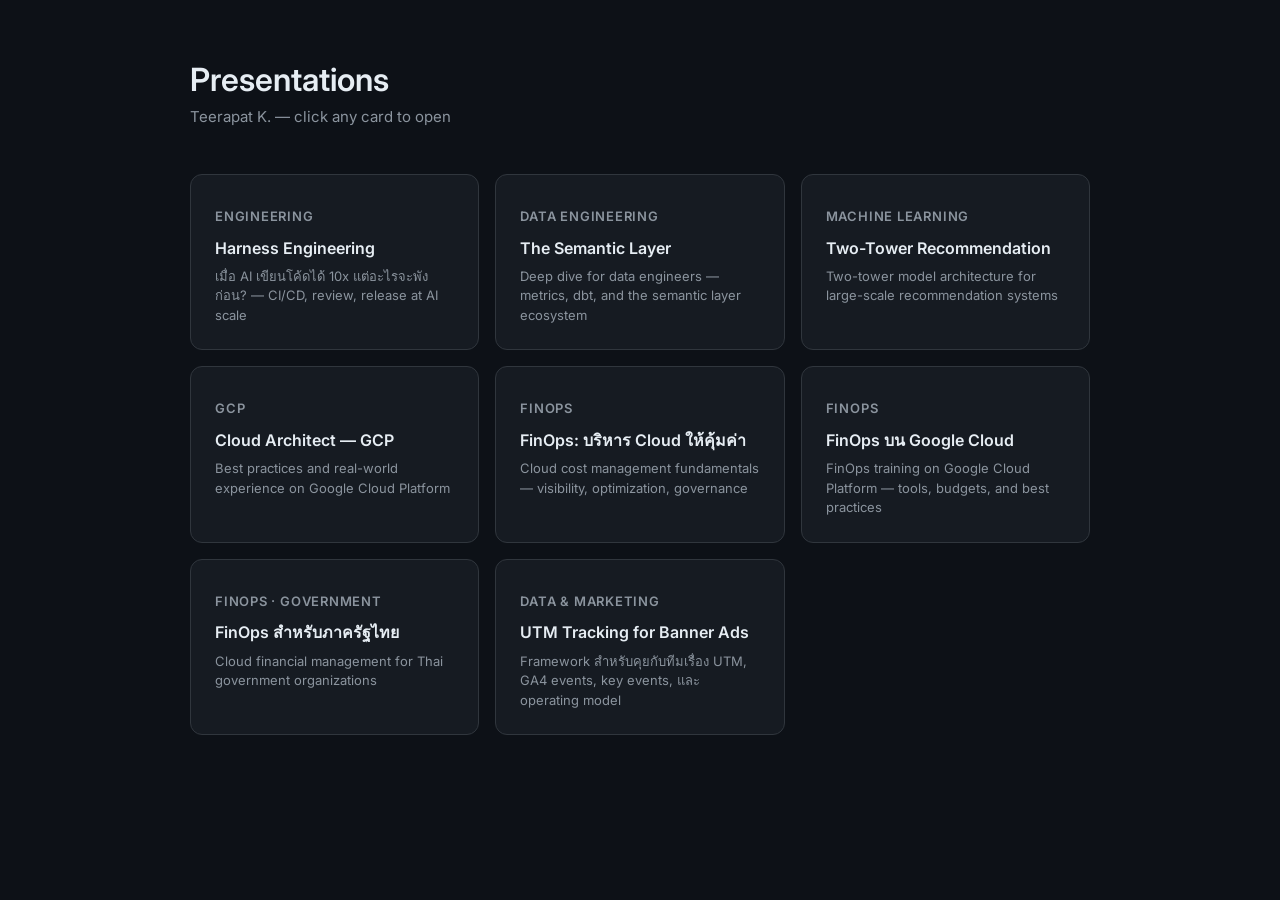
<file: index.html>
<!DOCTYPE html>
<html lang="en">
<head>
  <meta charset="utf-8">
  <meta name="viewport" content="width=device-width, initial-scale=1.0">
  <title>Presentations</title>
  <style>
    @import url('https://fonts.googleapis.com/css2?family=Inter:wght@300;400;500;600;700&display=swap');

    * { box-sizing: border-box; margin: 0; padding: 0; }

    body {
      font-family: 'Inter', Arial, sans-serif;
      background: #0D1117;
      color: #E6EDF3;
      min-height: 100vh;
      padding: 60px 40px;
    }

    header {
      max-width: 900px;
      margin: 0 auto 48px;
    }

    header h1 {
      font-size: 32px;
      font-weight: 600;
      color: #E6EDF3;
    }

    header p {
      margin-top: 8px;
      font-size: 15px;
      color: #8B949E;
    }

    .grid {
      display: grid;
      grid-template-columns: repeat(auto-fill, minmax(280px, 1fr));
      gap: 16px;
      max-width: 900px;
      margin: 0 auto;
    }

    .card {
      display: block;
      background: #161B22;
      border: 1px solid #30363D;
      border-radius: 12px;
      padding: 24px;
      text-decoration: none;
      color: inherit;
      transition: border-color 0.15s, background 0.15s;
    }

    .card:hover {
      border-color: #58A6FF;
      background: #1C2330;
    }

    .card-tag {
      font-size: 11px;
      font-weight: 600;
      letter-spacing: 0.06em;
      text-transform: uppercase;
      color: #8B949E;
      margin-bottom: 10px;
    }

    .card h2 {
      font-size: 16px;
      font-weight: 600;
      line-height: 1.4;
      color: #E6EDF3;
    }

    .card p {
      margin-top: 8px;
      font-size: 13px;
      color: #8B949E;
      line-height: 1.5;
    }

    .tag-finops  { color: #3FB950; }
    .tag-gcp     { color: #58A6FF; }
    .tag-ml      { color: #BC8CFF; }
    .tag-eng     { color: #F08800; }
    .tag-data    { color: #48CAE4; }
  </style>
</head>
<body>
  <header>
    <h1>Presentations</h1>
    <p>Teerapat K. — click any card to open</p>
  </header>

  <div class="grid">

    <a class="card" href="harness-engineering/">
      <p class="card-tag tag-eng">Engineering</p>
      <h2>Harness Engineering</h2>
      <p>เมื่อ AI เขียนโค้ดได้ 10x แต่อะไรจะพังก่อน? — CI/CD, review, release at AI scale</p>
    </a>

    <a class="card" href="semantic-layer/">
      <p class="card-tag tag-data">Data Engineering</p>
      <h2>The Semantic Layer</h2>
      <p>Deep dive for data engineers — metrics, dbt, and the semantic layer ecosystem</p>
    </a>

    <a class="card" href="two-tower-recommendation/">
      <p class="card-tag tag-ml">Machine Learning</p>
      <h2>Two-Tower Recommendation</h2>
      <p>Two-tower model architecture for large-scale recommendation systems</p>
    </a>

    <a class="card" href="gcp-cloud-architect/">
      <p class="card-tag tag-gcp">GCP</p>
      <h2>Cloud Architect — GCP</h2>
      <p>Best practices and real-world experience on Google Cloud Platform</p>
    </a>

    <a class="card" href="finops/">
      <p class="card-tag tag-finops">FinOps</p>
      <h2>FinOps: บริหาร Cloud ให้คุ้มค่า</h2>
      <p>Cloud cost management fundamentals — visibility, optimization, governance</p>
    </a>

    <a class="card" href="finops-training/">
      <p class="card-tag tag-finops">FinOps</p>
      <h2>FinOps บน Google Cloud</h2>
      <p>FinOps training on Google Cloud Platform — tools, budgets, and best practices</p>
    </a>

    <a class="card" href="finops-thai-governant/">
      <p class="card-tag tag-finops">FinOps · Government</p>
      <h2>FinOps สำหรับภาครัฐไทย</h2>
      <p>Cloud financial management for Thai government organizations</p>
    </a>

    <a class="card" href="utm-ga4-banner-tracking/">
      <p class="card-tag tag-data">Data & Marketing</p>
      <h2>UTM Tracking for Banner Ads</h2>
      <p>Framework สำหรับคุยกับทีมเรื่อง UTM, GA4 events, key events, และ operating model</p>
    </a>

  </div>
</body>
</html>
</file>
